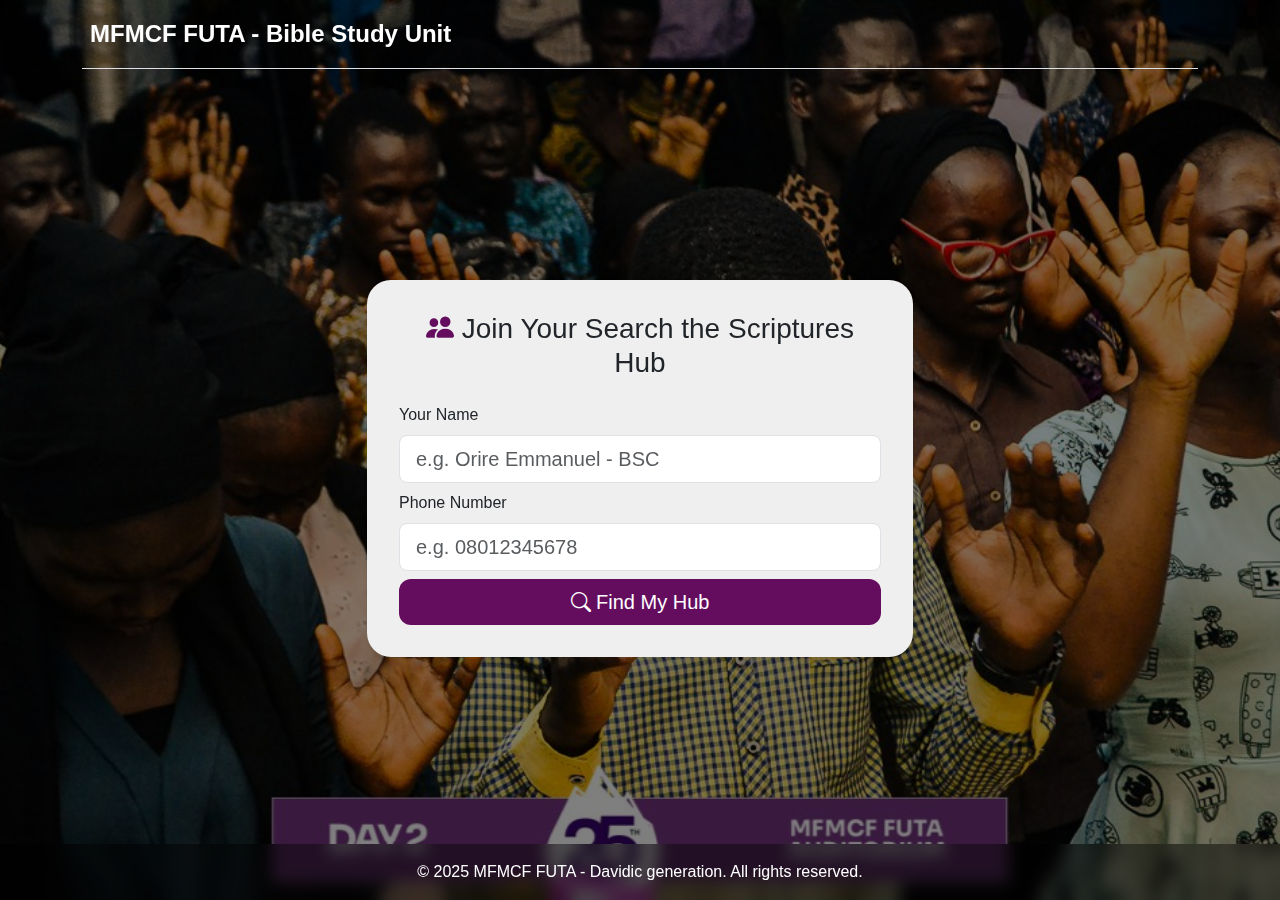
<file: templates/index.html>
<!DOCTYPE html>
<html lang="en">

<head>
  <meta charset="UTF-8" />
  <title>MFMCF FUTA - STS Hub</title>
  <meta name="viewport" content="width=device-width, initial-scale=1.0">

  <!-- Bootstrap CSS -->
  <link href="https://cdn.jsdelivr.net/npm/bootstrap@5.3.3/dist/css/bootstrap.min.css" rel="stylesheet">
  <!-- Bootstrap Icons -->
  <link href="https://cdn.jsdelivr.net/npm/bootstrap-icons@1.10.5/font/bootstrap-icons.css" rel="stylesheet">

  <style>
    body {
      font-family: -apple-system, BlinkMacSystemFont, "Segoe UI", Roboto, Helvetica, Arial, sans-serif;
      background-image: url('/static/bg1.jpg');
      /* Update with your correct image path */
      background-size: cover;
      background-position: center;
      background-repeat: no-repeat;
      background-attachment: fixed;
      min-height: 100vh;
      height: 100%;
      display: flex;
      flex-direction: column;
    }

    @media (max-width: 768px) {
      body {
        background-image: url('/static/bg2.jpg');
        /* Optional: smaller mobile-optimized version */
      }
    }

    .background-overlay::before {
      content: "";
      position: fixed;
      inset: 0;
      background: rgba(0, 0, 0, 0.5);
      /* Adjust darkness */
      z-index: -1;
    }

    main {
      flex-grow: 1;
    }

    .form-wrapper {
      background: #efefef;
      backdrop-filter: blur(20px);
      -webkit-backdrop-filter: blur(20px);
      border-radius: 1.5rem;
      padding: 2rem;
      box-shadow: 0 8px 32px rgba(0, 0, 0, 0.1);
      transition: transform 0.3s ease;
      margin: 0 auto;
    }

    .form-wrapper:hover {
      transform: translateY(-3px);
    }

    .btn-primary {
      background-color: #640D5F;
      border: none;
      border-radius: 12px;
      transition: background-color 0.2s ease, transform 0.1s ease;
    }

    .btn-primary:hover {
      background-color: #640D5F;
    }

    .btn-primary:active {
      transform: scale(0.97);
    }

    .modal-content {
      background: rgba(255, 255, 255, 0.7);
      backdrop-filter: blur(30px);
      -webkit-backdrop-filter: blur(30px);
      border-radius: 20px;
      box-shadow: 0 4px 24px rgba(0, 0, 0, 0.1);
    }

    .modal-header {
      border-bottom: none;
      /* border-radius: 20px 20px 0 0; */
      background: transparent;
      backdrop-filter: blur(10px);
    }

    .modal-body {
      font-size: 1rem;
    }

    .custom-purple {
      color: #640D5F !important;
    }

    footer.blur-footer {
      background-color: rgba(0, 0, 0, 0.4);
      /* semi-transparent black */
      backdrop-filter: blur(8px);
      /* the actual blur */
      -webkit-backdrop-filter: blur(8px);
      /* Safari support */
      color: white;
      position: relative;
      z-index: 10;
    }
  </style>
</head>

<body class=" d-flex flex-column min-vh-100 background-overlay">

  <!-- Header -->
  <div class="container">
    <header class="flex-wrap justify-content-center py-3 mb-md-4 mb-3 border-bottom">
      <a href="/" class="d-flex align-items-center mb-3 mb-md-0 me-md-auto text-decoration-none text-dark">
        <i class="bi bi-cross me-2 fs-3 text-primary"></i>
        <span class=" text-white fs-4 fw-semibold">MFMCF FUTA - Bible Study Unit</span>
      </a>
    </header>
  </div>

  <!-- Form Section -->
  <main class="flex-grow-1 d-flex align-items-center justify-content-center py-4">
    <div class="container">
      <div class="row justify-content-center">
        <div class="col-12 col-sm-12 col-md-8 col-lg-6 mx-auto">
          <div class="form-wrapper shadow-sm">
            <h3 class="text-center text-dark mb-4"><i class="bi bi-people-fill text-primary custom-purple"></i> Join
              Your Search the Scriptures Hub</h3>
            <form id="nameForm">
              <div class="mb-2">
                <label for="name" class="form-label">Your Name</label>
                <input type="text" id="name" class="form-control form-control-lg"
                  placeholder="e.g. Orire Emmanuel - BSC" required />
              </div>
              <div class="mb-2">
                <label for="phone" class="form-label">Phone Number</label>
                <input type="tel" id="phone" class="form-control form-control-lg" placeholder="e.g. 08012345678"
                  required />
              </div>
              <div class="d-grid">
                <button type="submit" class="btn btn-primary btn-lg"><i class="bi bi-search"></i> Find My Hub</button>
              </div>
            </form>
          </div>
        </div>
      </div>
    </div>
  </main>

  <!-- Loading Modal -->
  <div class="modal fade" id="loadingModal" tabindex="-1" aria-hidden="true">
    <div class="modal-dialog modal-dialog-centered">
      <div class="modal-content text-center">
        <div class="modal-body p-5">
          <div class="spinner-border text-primary mb-3" role="status"></div>
          <h5>Locating your Hub...</h5>
        </div>
      </div>
    </div>
  </div>

  <!-- Result Modal -->
  <div class="modal fade" id="resultModal" tabindex="-1" aria-labelledby="resultModalLabel" aria-hidden="true">
    <div class="modal-dialog modal-dialog-centered">
      <div class="modal-content rounded-4 shadow">
        <div class="modal-header bg-success text-white rounded-top-4">
          <h5 class="modal-title" id="resultModalLabel">
            <i id="resultModalIcon" class="me-2"></i>You’ve Been Assigned!
          </h5>
          <button type="button" class="btn-close" data-bs-dismiss="modal" aria-label="Close"></button>
        </div>
        <div class="modal-body">
          <h4 id="hubName" class="mb-3 fw-bold text-uppercase text-center"></h4>
          <p id="hubDesc" class="mb-4 fst-italic text-center"></p>
          <p id="hubMessage" class="text-muted text-center mt-1 small"></p>
          <a id="whatsappLink" href="#" class="mt-3 btn btn-success w-100" target="_blank">
            <i class="bi bi-whatsapp"></i> Join WhatsApp Group
          </a>
        </div>
      </div>
    </div>
  </div>

  <!-- Footer -->
  <footer class="blur-footer text-center py-3 mt-auto">
    <div class="container">
      © 2025 MFMCF FUTA - Davidic generation. All rights reserved.
    </div>
  </footer>

  <!-- Bootstrap JS -->
  <script src="https://cdn.jsdelivr.net/npm/bootstrap@5.3.3/dist/js/bootstrap.bundle.min.js"></script>

  <script>
  const loadingModal = new bootstrap.Modal(document.getElementById('loadingModal'));
  const resultModal = new bootstrap.Modal(document.getElementById('resultModal'));

  const nameInput = document.getElementById('name');
  const phoneInput = document.getElementById('phone');

  const displayResult = (hubData) => {
    const hubColor = hubData.theme.color;
    const hubIcon = hubData.theme.icon;

    const header = document.querySelector("#resultModal .modal-header");
    header.className = `modal-header bg-${hubColor} text-white rounded-top-4`;

    const iconSpan = document.getElementById('resultModalIcon');
    iconSpan.className = `bi ${hubIcon} me-2`;

    document.getElementById('hubName').textContent = hubData.hub;
    document.getElementById('hubDesc').textContent = hubData.description;
    document.getElementById('hubMessage').textContent = hubData.message || ""; // Display "You have been previously assigned" here
    document.getElementById('whatsappLink').href = hubData.whatsapp;

    resultModal.show();
  };

  document.getElementById('nameForm').addEventListener('submit', async function (e) {
    e.preventDefault();

    const name = nameInput.value.trim();
    const phone = phoneInput.value.trim();
    if (!name || !phone) return;

    loadingModal.show();

    try {
      const res = await fetch('/assign', {
        method: 'POST',
        headers: { 'Content-Type': 'application/x-www-form-urlencoded' },
        body: new URLSearchParams({ name, phone })
      });

      const data = await res.json();

      const hubData = {
        name,
        phone,
        hub: data.hub,
        description: data.description,
        whatsapp: data.whatsapp,
        theme: data.theme,
        message: data.message // "You have been previously assigned" or ""
      };

      setTimeout(() => {
        loadingModal.hide();
        displayResult(hubData);
      }, 4000);
    } catch (error) {
      loadingModal.hide();
      alert('Something went wrong. Please try again.');
    }
  });
</script>


</body>

</html>
</file>
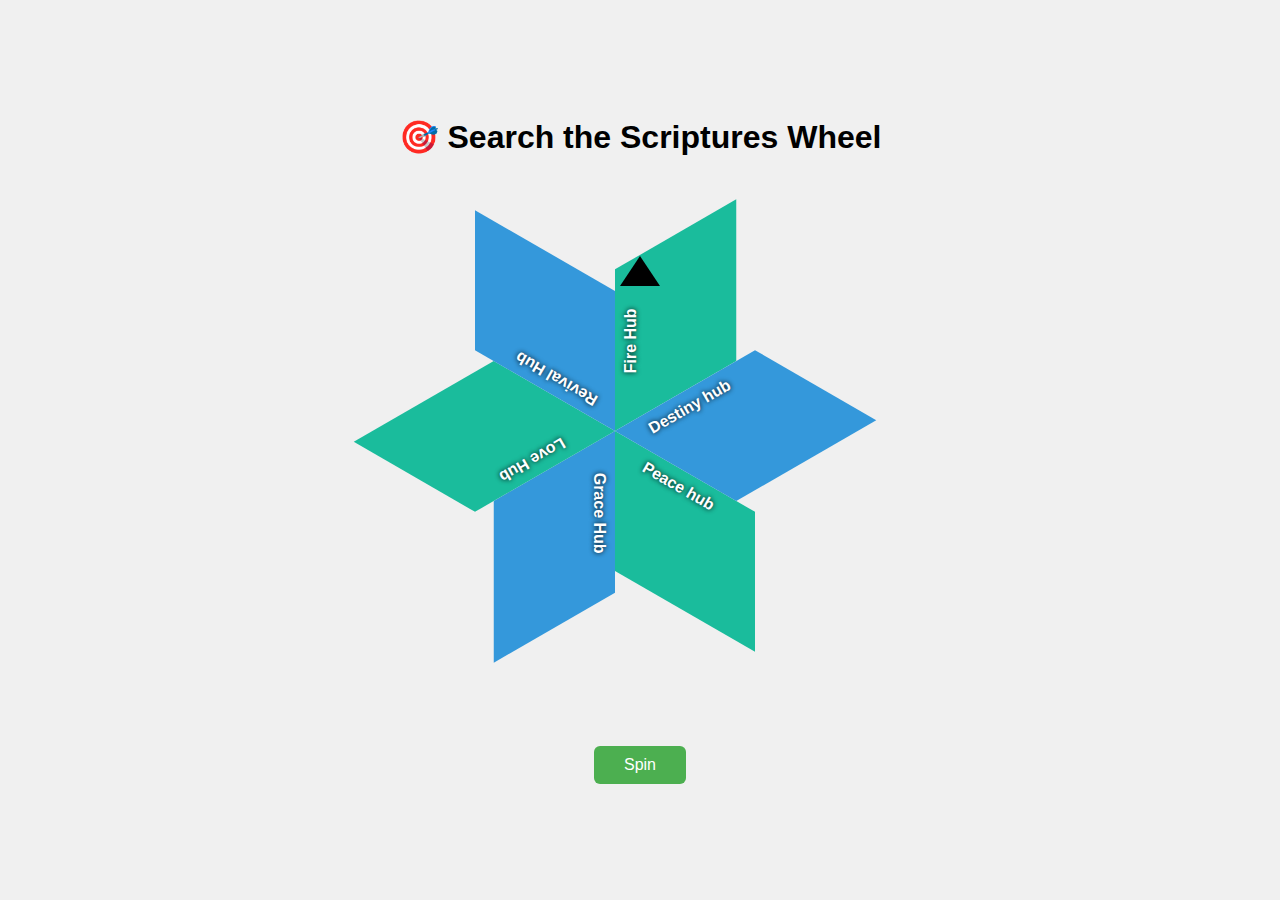
<file: spin_the_wheel.html>
<!DOCTYPE html>
<html lang="en">
<head>
  <meta charset="UTF-8" />
  <meta name="viewport" content="width=device-width, initial-scale=1.0"/>
  <title>Spin the Wheel</title>
  <style>
    body {
      background: #f0f0f0;
      font-family: 'Helvetica Neue', sans-serif;
      display: flex;
      flex-direction: column;
      align-items: center;
      justify-content: center;
      height: 100vh;
      margin: 0;
    }

    h1 {
      margin-bottom: 150px;
    }

    .wheel-container {
      position: relative;
      width: 300px;
      height: 300px;
    }

    .wheel {
      width: 80%;
      height: 80%;
      border-radius: 50%;
      border: 5px solid #ccc;
      position: relative;
      transition: transform 5s cubic-bezier(0.33, 1, 0.68, 1);
    }

    .segment {
      position: absolute;
      width: 50%;
      height: 50%;
      top: 50%;
      left: 50%;
      transform-origin: 0% 0%;
      text-align: right;
      padding: 10px;
      color: white;
      font-weight: bold;
    }

    .segment:nth-child(even) {
      background-color: #3498db;
    }

    .segment:nth-child(odd) {
      background-color: #1abc9c;
    }

    .needle {
      width: 0;
      height: 0;
      border-left: 20px solid transparent;
      border-right: 20px solid transparent;
      border-bottom: 30px solid black;
      position: absolute;
      top: -50px;
      left: calc(50% - 20px);
      z-index: 10;
    }

    button {
      margin-top: 140px;
      padding: 10px 30px;
      font-size: 16px;
      background-color: #4CAF50;
      color: white;
      border: none;
      border-radius: 6px;
      cursor: pointer;
    }

    .result {
      margin-top: 20px;
      font-size: 18px;
      font-weight: bold;
    }
  </style>
</head>
<body>

  <h1>🎯 Search the Scriptures Wheel</h1>
  <div class="wheel-container">
    <div class="needle"></div>
    <div class="wheel" id="wheel">
      <!-- Segments will be injected by JS -->
    </div>
  </div>
  <button onclick="spinWheel()">Spin</button>
  <div class="result" id="result"></div>

  <script>
    const options = ["Peace hub", "Grace Hub", "Love Hub", "Revival Hub", "Fire Hub", "Destiny hub"];
    const wheel = document.getElementById("wheel");
    const result = document.getElementById("result");

    const segmentAngle = 360 / options.length;

    // Dynamically create segments
    options.forEach((opt, index) => {
      const segment = document.createElement("div");
      segment.className = "segment";
      segment.style.transform = `rotate(${index * segmentAngle}deg) skewY(${90 - segmentAngle}deg)`;
      segment.innerHTML = `<div style="transform: skewY(${-(90 - segmentAngle)}deg) rotate(${segmentAngle / 2}deg); position: relative; left: -20%; text-shadow: 0 0 5px #000;">${opt}</div>`;
      wheel.appendChild(segment);
    });

    let currentRotation = 0;

    function spinWheel() {
  const randomIndex = Math.floor(Math.random() * options.length);
  const fullRotations = 5;
  console.log(randomIndex);

  // The pointer is at the top, so calculate the angle accordingly
  const angleToStop = 360 - (randomIndex * segmentAngle + segmentAngle / 2);

  const totalRotation = fullRotations * 360 + angleToStop;
  currentRotation += totalRotation;

  wheel.style.transform = `rotate(${currentRotation}deg)`;

  setTimeout(() => {
    result.textContent = `🎉 Result: ${options[randomIndex]}`;
  }, 5200);
}
  </script>
</body>
</html>
</file>
